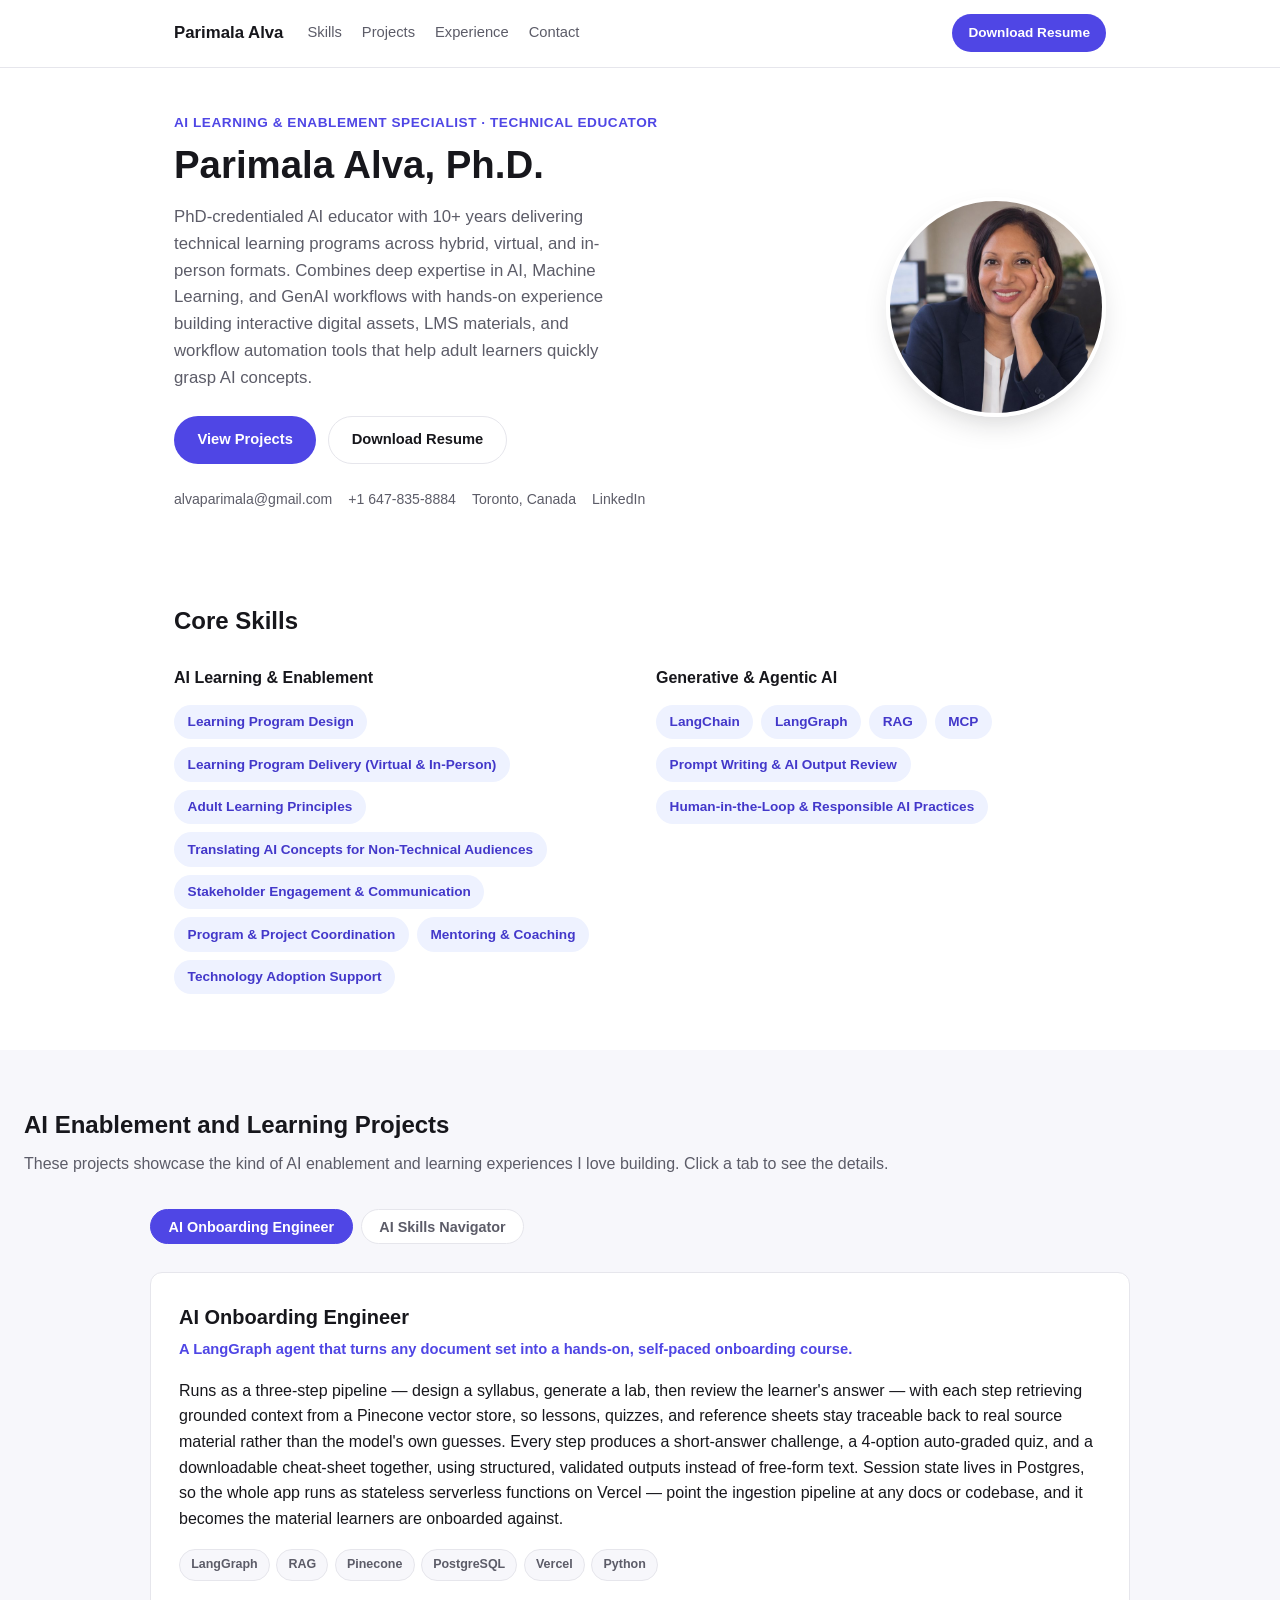
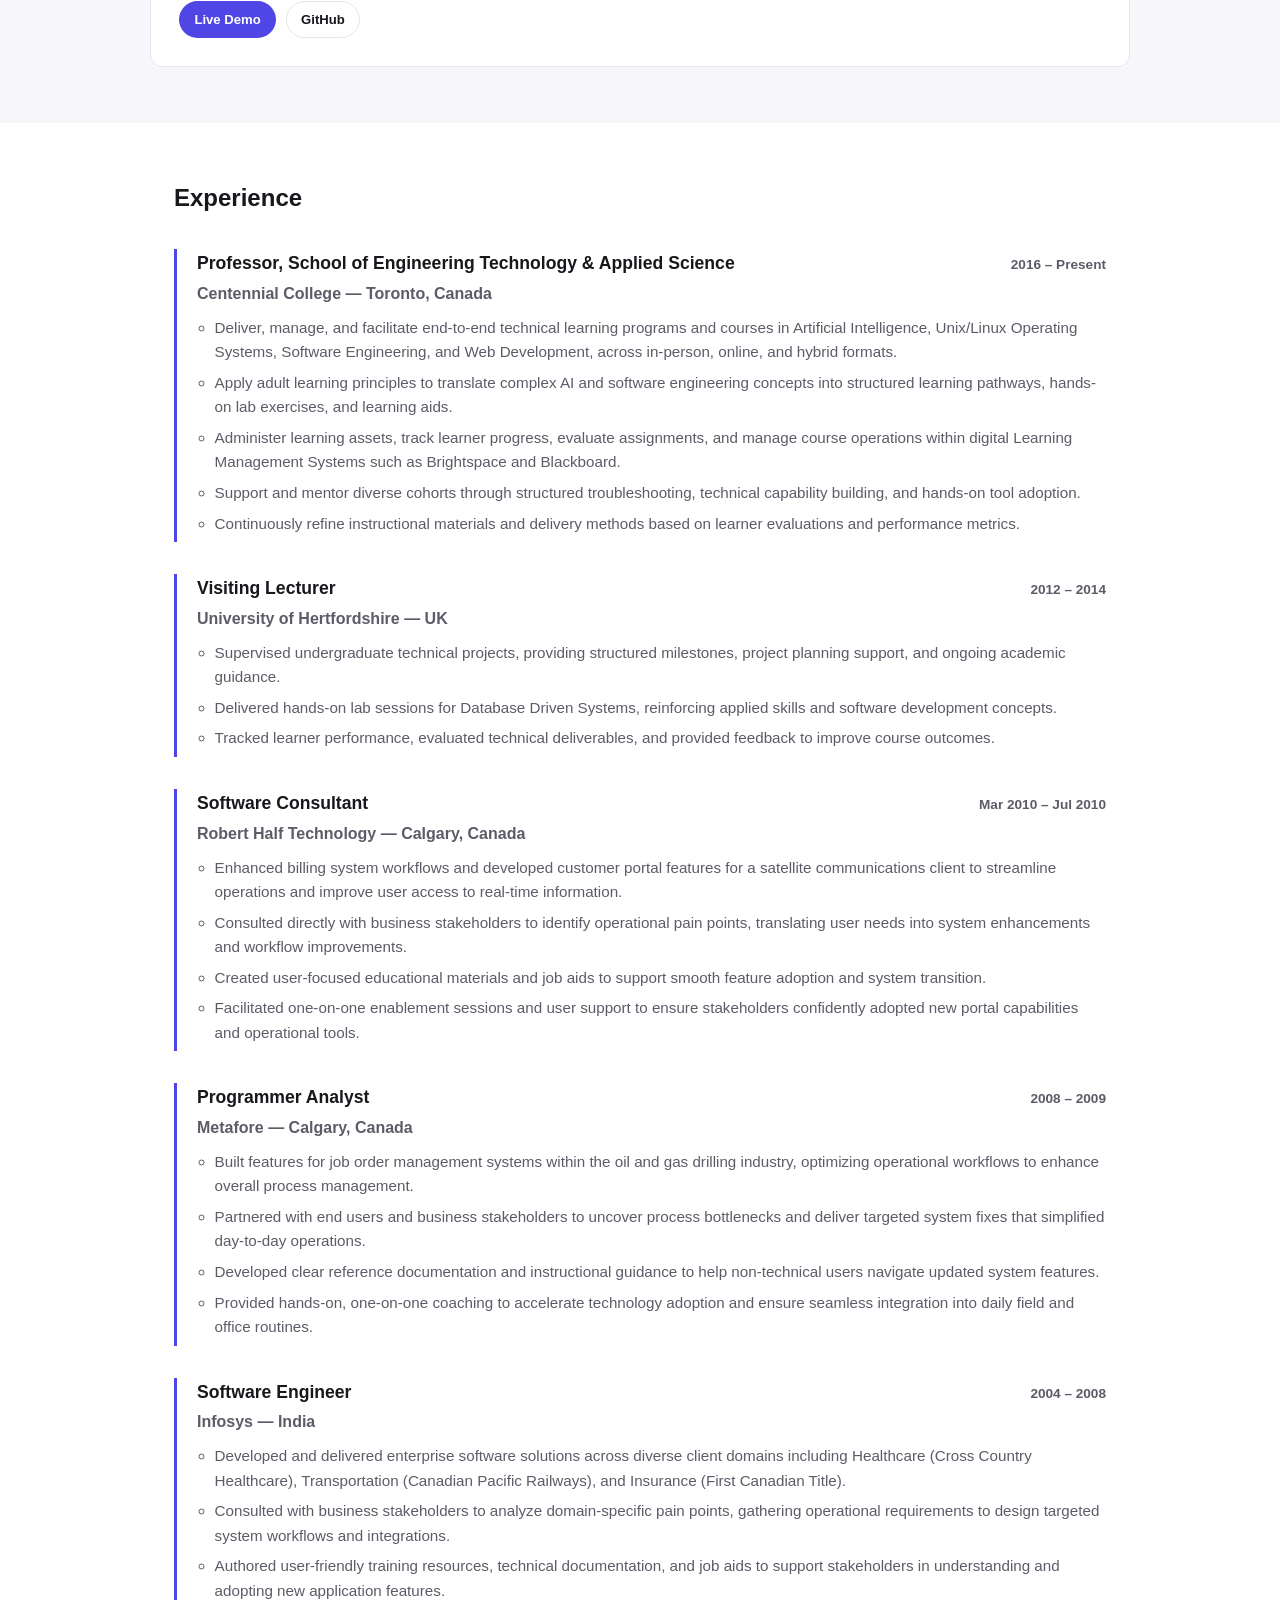
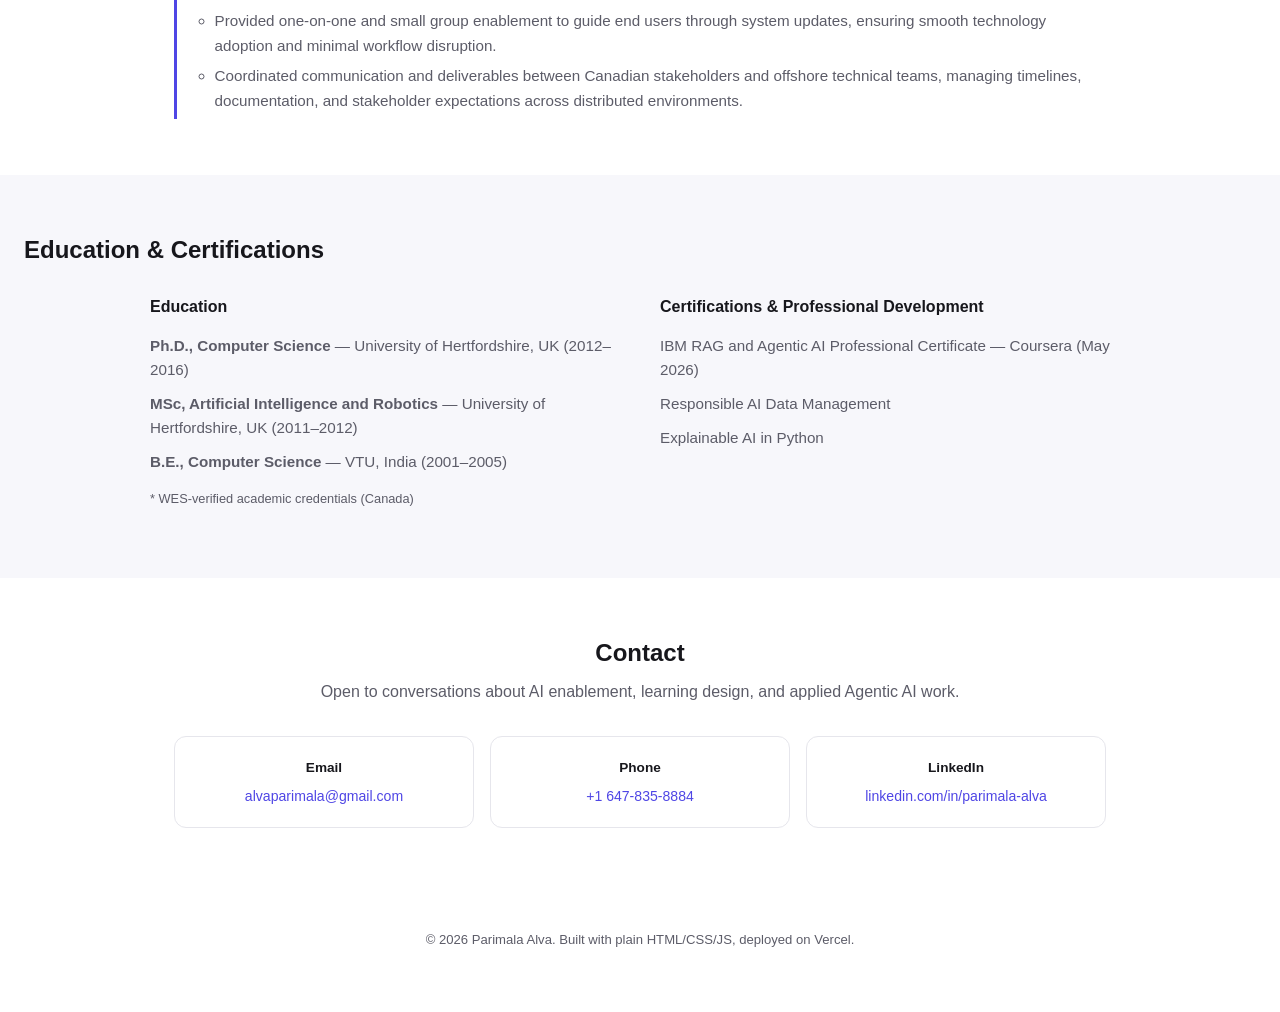
<file: index.html>
<!doctype html>
<html lang="en">
<head>
  <meta charset="UTF-8" />
  <meta name="viewport" content="width=device-width, initial-scale=1.0" />
  <title>Parimala Alva, Ph.D. — AI Educator &amp; Agentic AI Practitioner</title>
  <meta name="description" content="AI instructor, researcher, and Generative AI / Agentic AI practitioner. Portfolio, projects, and teaching resources." />
  <link rel="icon" href="data:," />
  <link rel="stylesheet" href="styles.css" />
</head>
<body>

  <header class="nav">
    <div class="nav-inner">
      <a href="#top" class="nav-brand">Parimala Alva</a>
      <nav class="nav-links">
        <a href="#skills">Skills</a>
        <a href="#projects">Projects</a>
        <a href="#experience">Experience</a>
        <a href="#contact">Contact</a>
      </nav>
      <a class="nav-resume-btn" href="assets/AI_Enablement_Resume.pdf" download>Download Resume</a>
    </div>
  </header>

  <main id="top">

    <!-- HERO -->
    <section class="hero">
      <div class="hero-text">
        <p class="eyebrow">AI Learning &amp; Enablement Specialist · Technical Educator</p>
        <h1>Parimala Alva, Ph.D.</h1>
        <p class="hero-summary">
          PhD-credentialed AI educator with 10+ years delivering technical learning programs
          across hybrid, virtual, and in-person formats. Combines deep expertise in AI, Machine
          Learning, and GenAI workflows with hands-on experience building interactive digital
          assets, LMS materials, and workflow automation tools that help adult learners quickly
          grasp AI concepts.
        </p>
        <div class="hero-actions">
          <a href="#projects" class="btn btn-primary">View Projects</a>
          <a href="assets/AI_Enablement_Resume.pdf" class="btn btn-secondary" download>Download Resume</a>
        </div>
        <ul class="hero-contact">
          <li><a href="mailto:alvaparimala@gmail.com">alvaparimala@gmail.com</a></li>
          <li><a href="tel:+16478358884">+1 647-835-8884</a></li>
          <li>Toronto, Canada</li>
          <li><a href="https://linkedin.com/in/parimala-alva" target="_blank" rel="noreferrer">LinkedIn</a></li>
        </ul>
      </div>
      <div class="hero-photo">
        <img src="assets/profile-photo.jpg" alt="Portrait of Parimala Alva" width="640" height="960" />
      </div>
    </section>

    <!-- SKILLS -->
    <section id="skills" class="section">
      <h2 class="section-title">Core Skills</h2>
      <div class="skills-grid">
        <div class="skills-group">
          <h3>AI Learning &amp; Enablement</h3>
          <ul class="chip-list">
            <li>Learning Program Design</li>
            <li>Learning Program Delivery (Virtual &amp; In-Person)</li>
            <li>Adult Learning Principles</li>
            <li>Translating AI Concepts for Non-Technical Audiences</li>
            <li>Stakeholder Engagement &amp; Communication</li>
            <li>Program &amp; Project Coordination</li>
            <li>Mentoring &amp; Coaching</li>
            <li>Technology Adoption Support</li>
          </ul>
        </div>
        <div class="skills-group">
          <h3>Generative &amp; Agentic AI</h3>
          <ul class="chip-list">
            <li>LangChain</li>
            <li>LangGraph</li>
            <li>RAG</li>
            <li>MCP</li>
            <li>Prompt Writing &amp; AI Output Review</li>
            <li>Human-in-the-Loop &amp; Responsible AI Practices</li>
          </ul>
        </div>
      </div>
    </section>

    <!-- PROJECTS (tabbed) -->
    <section id="projects" class="section section-alt">
      <h2 class="section-title">AI Enablement and Learning Projects</h2>
      <p class="section-subtitle">These projects showcase the kind of AI enablement and learning experiences I love building. Click a tab to see the details.</p>

      <div class="project-tabs" role="tablist">
        <button class="project-tab is-active" role="tab" data-target="project-onboarding-engineer">AI Onboarding Engineer</button>
        <button class="project-tab" role="tab" data-target="project-skills-navigator">AI Skills Navigator</button>
      </div>

      <div class="project-panels">

        <article id="project-onboarding-engineer" class="project-panel is-active">
          <h3>AI Onboarding Engineer</h3>
          <p class="project-tagline">A LangGraph agent that turns any document set into a hands-on, self-paced onboarding course.</p>
          <p>
            Runs as a three-step pipeline — design a syllabus, generate a lab, then review the
            learner's answer — with each step retrieving grounded context from a Pinecone vector
            store, so lessons, quizzes, and reference sheets stay traceable back to real source
            material rather than the model's own guesses. Every step produces a short-answer
            challenge, a 4-option auto-graded quiz, and a downloadable cheat-sheet together, using
            structured, validated outputs instead of free-form text. Session state lives in
            Postgres, so the whole app runs as stateless serverless functions on Vercel — point
            the ingestion pipeline at any docs or codebase, and it becomes the material learners
            are onboarded against.
          </p>
          <ul class="tech-tags">
            <li>LangGraph</li>
            <li>RAG</li>
            <li>Pinecone</li>
            <li>PostgreSQL</li>
            <li>Vercel</li>
            <li>Python</li>
          </ul>
          <div class="project-links">
            <a href="https://ai-onboarding-engineer.vercel.app/" target="_blank" rel="noreferrer" class="btn btn-small btn-primary">Live Demo</a>
            <a href="https://github.com/pa11aaj/ai-onboarding-engineer" target="_blank" rel="noreferrer" class="btn btn-small btn-secondary">GitHub</a>
          </div>
        </article>

        <article id="project-skills-navigator" class="project-panel">
          <h3>AI Skills Navigator &amp; L&amp;D Ops Assistant</h3>
          <p class="project-tagline">A rule-based web app that automates AI training plans, learner support, and feedback triage for L&amp;D teams.</p>
          <p>
            Automates three time-consuming L&amp;D jobs: builds each employee a personalized
            30/60/90-day AI training plan based on department and comfort level, answers learner
            questions about schedules, prerequisites, and credits instantly through a built-in
            chatbot, and turns uploaded survey feedback into a sentiment summary with a short list
            of action items. Learners get faster, more consistent guidance, and coordinators get
            back the hours they used to spend on manual planning and feedback review. Built with
            Next.js (App Router) and TypeScript, styled with Tailwind CSS, using simple rule-based
            logic instead of an external AI API — so it needs no key or setup — and deploys
            straight to Vercel.
          </p>
          <ul class="tech-tags">
            <li>Next.js</li>
            <li>TypeScript</li>
            <li>Tailwind CSS</li>
            <li>Vercel</li>
          </ul>
          <div class="project-links">
            <a href="https://ai-skills-navigator.vercel.app/" target="_blank" rel="noreferrer" class="btn btn-small btn-primary">Live Demo</a>
            <a href="https://github.com/pa11aaj/AI_Skills_Navigator" target="_blank" rel="noreferrer" class="btn btn-small btn-secondary">GitHub</a>
          </div>
        </article>

      </div>
    </section>

    <!-- EXPERIENCE -->
    <section id="experience" class="section">
      <h2 class="section-title">Experience</h2>
      <ol class="timeline">
        <li class="timeline-item">
          <div class="timeline-header">
            <h3>Professor, School of Engineering Technology &amp; Applied Science</h3>
            <span class="timeline-date">2016 – Present</span>
          </div>
          <p class="timeline-org">Centennial College — Toronto, Canada</p>
          <ul>
            <li>Deliver, manage, and facilitate end-to-end technical learning programs and courses in Artificial Intelligence, Unix/Linux Operating Systems, Software Engineering, and Web Development, across in-person, online, and hybrid formats.</li>
            <li>Apply adult learning principles to translate complex AI and software engineering concepts into structured learning pathways, hands-on lab exercises, and learning aids.</li>
            <li>Administer learning assets, track learner progress, evaluate assignments, and manage course operations within digital Learning Management Systems such as Brightspace and Blackboard.</li>
            <li>Support and mentor diverse cohorts through structured troubleshooting, technical capability building, and hands-on tool adoption.</li>
            <li>Continuously refine instructional materials and delivery methods based on learner evaluations and performance metrics.</li>
          </ul>
        </li>
        <li class="timeline-item">
          <div class="timeline-header">
            <h3>Visiting Lecturer</h3>
            <span class="timeline-date">2012 – 2014</span>
          </div>
          <p class="timeline-org">University of Hertfordshire — UK</p>
          <ul>
            <li>Supervised undergraduate technical projects, providing structured milestones, project planning support, and ongoing academic guidance.</li>
            <li>Delivered hands-on lab sessions for Database Driven Systems, reinforcing applied skills and software development concepts.</li>
            <li>Tracked learner performance, evaluated technical deliverables, and provided feedback to improve course outcomes.</li>
          </ul>
        </li>
        <li class="timeline-item">
          <div class="timeline-header">
            <h3>Software Consultant</h3>
            <span class="timeline-date">Mar 2010 – Jul 2010</span>
          </div>
          <p class="timeline-org">Robert Half Technology — Calgary, Canada</p>
          <ul>
            <li>Enhanced billing system workflows and developed customer portal features for a satellite communications client to streamline operations and improve user access to real-time information.</li>
            <li>Consulted directly with business stakeholders to identify operational pain points, translating user needs into system enhancements and workflow improvements.</li>
            <li>Created user-focused educational materials and job aids to support smooth feature adoption and system transition.</li>
            <li>Facilitated one-on-one enablement sessions and user support to ensure stakeholders confidently adopted new portal capabilities and operational tools.</li>
          </ul>
        </li>
        <li class="timeline-item">
          <div class="timeline-header">
            <h3>Programmer Analyst</h3>
            <span class="timeline-date">2008 – 2009</span>
          </div>
          <p class="timeline-org">Metafore — Calgary, Canada</p>
          <ul>
            <li>Built features for job order management systems within the oil and gas drilling industry, optimizing operational workflows to enhance overall process management.</li>
            <li>Partnered with end users and business stakeholders to uncover process bottlenecks and deliver targeted system fixes that simplified day-to-day operations.</li>
            <li>Developed clear reference documentation and instructional guidance to help non-technical users navigate updated system features.</li>
            <li>Provided hands-on, one-on-one coaching to accelerate technology adoption and ensure seamless integration into daily field and office routines.</li>
          </ul>
        </li>
        <li class="timeline-item">
          <div class="timeline-header">
            <h3>Software Engineer</h3>
            <span class="timeline-date">2004 – 2008</span>
          </div>
          <p class="timeline-org">Infosys — India</p>
          <ul>
            <li>Developed and delivered enterprise software solutions across diverse client domains including Healthcare (Cross Country Healthcare), Transportation (Canadian Pacific Railways), and Insurance (First Canadian Title).</li>
            <li>Consulted with business stakeholders to analyze domain-specific pain points, gathering operational requirements to design targeted system workflows and integrations.</li>
            <li>Authored user-friendly training resources, technical documentation, and job aids to support stakeholders in understanding and adopting new application features.</li>
            <li>Provided one-on-one and small group enablement to guide end users through system updates, ensuring smooth technology adoption and minimal workflow disruption.</li>
            <li>Coordinated communication and deliverables between Canadian stakeholders and offshore technical teams, managing timelines, documentation, and stakeholder expectations across distributed environments.</li>
          </ul>
        </li>
      </ol>
    </section>

    <!-- EDUCATION -->
    <section id="education" class="section section-alt">
      <h2 class="section-title">Education &amp; Certifications</h2>
      <div class="edu-grid">
        <div>
          <h3>Education</h3>
          <ul class="edu-list">
            <li><strong>Ph.D., Computer Science</strong> — University of Hertfordshire, UK (2012–2016)</li>
            <li><strong>MSc, Artificial Intelligence and Robotics</strong> — University of Hertfordshire, UK (2011–2012)</li>
            <li><strong>B.E., Computer Science</strong> — VTU, India (2001–2005)</li>
          </ul>
          <p class="edu-note">* WES-verified academic credentials (Canada)</p>
        </div>
        <div>
          <h3>Certifications &amp; Professional Development</h3>
          <ul class="edu-list">
            <li>IBM RAG and Agentic AI Professional Certificate — Coursera (May 2026)</li>
            <li>Responsible AI Data Management</li>
            <li>Explainable AI in Python</li>
          </ul>
        </div>
      </div>
    </section>

    <!-- CONTACT -->
    <section id="contact" class="section contact-section">
      <h2 class="section-title">Contact</h2>
      <p class="section-subtitle">Open to conversations about AI enablement, learning design, and applied Agentic AI work.</p>
      <div class="contact-grid">
        <a href="mailto:alvaparimala@gmail.com" class="contact-card">Email<br /><span>alvaparimala@gmail.com</span></a>
        <a href="tel:+16478358884" class="contact-card">Phone<br /><span>+1 647-835-8884</span></a>
        <a href="https://linkedin.com/in/parimala-alva" target="_blank" rel="noreferrer" class="contact-card">LinkedIn<br /><span>linkedin.com/in/parimala-alva</span></a>
      </div>
    </section>

  </main>

  <footer class="site-footer">
    <p>&copy; <span id="year"></span> Parimala Alva. Built with plain HTML/CSS/JS, deployed on Vercel.</p>
  </footer>

  <script src="script.js"></script>
</body>
</html>
</file>
<file: styles.css>
:root {
  --bg: #ffffff;
  --bg-alt: #f7f7fb;
  --text: #17171c;
  --text-muted: #5c5c68;
  --border: #e6e6ec;
  --accent: #4f46e5;
  --accent-hover: #4338ca;
  --accent-soft: #eef2ff;
  --radius: 12px;
  --max-width: 980px;
  font-family: -apple-system, BlinkMacSystemFont, "Segoe UI", Roboto, Helvetica, Arial, sans-serif;
}

* {
  box-sizing: border-box;
}

html {
  scroll-behavior: smooth;
}

body {
  margin: 0;
  background: var(--bg);
  color: var(--text);
  line-height: 1.6;
}

a {
  color: var(--accent);
}

.nav {
  position: sticky;
  top: 0;
  z-index: 20;
  background: rgba(255, 255, 255, 0.9);
  backdrop-filter: blur(8px);
  border-bottom: 1px solid var(--border);
}

.nav-inner {
  max-width: var(--max-width);
  margin: 0 auto;
  padding: 0.9rem 1.5rem;
  display: flex;
  align-items: center;
  gap: 1.5rem;
}

.nav-brand {
  font-weight: 700;
  text-decoration: none;
  color: var(--text);
  font-size: 1.05rem;
}

.nav-links {
  display: flex;
  gap: 1.25rem;
  flex: 1;
  flex-wrap: wrap;
}

.nav-links a {
  text-decoration: none;
  color: var(--text-muted);
  font-size: 0.92rem;
  font-weight: 500;
}

.nav-links a:hover {
  color: var(--accent);
}

.nav-resume-btn {
  text-decoration: none;
  background: var(--accent);
  color: white;
  padding: 0.5rem 1rem;
  border-radius: 999px;
  font-size: 0.85rem;
  font-weight: 600;
  white-space: nowrap;
}

.nav-resume-btn:hover {
  background: var(--accent-hover);
}

.hero {
  max-width: var(--max-width);
  margin: 0 auto;
  padding: 2.75rem 1.5rem 2.25rem;
  display: grid;
  grid-template-columns: 1fr auto;
  gap: 2.5rem;
  align-items: center;
}

.eyebrow {
  color: var(--accent);
  font-weight: 600;
  font-size: 0.85rem;
  text-transform: uppercase;
  letter-spacing: 0.04em;
  margin: 0 0 0.6rem;
}

.hero h1 {
  font-size: 2.4rem;
  margin: 0 0 1rem;
  line-height: 1.15;
}

.hero-summary {
  color: var(--text-muted);
  font-size: 1.05rem;
  max-width: 46ch;
}

.hero-actions {
  display: flex;
  gap: 0.75rem;
  margin: 1.5rem 0;
  flex-wrap: wrap;
}

.btn {
  display: inline-block;
  text-decoration: none;
  padding: 0.7rem 1.4rem;
  border-radius: 999px;
  font-weight: 600;
  font-size: 0.92rem;
  border: 1px solid transparent;
  cursor: pointer;
}

.btn-primary {
  background: var(--accent);
  color: white;
}

.btn-primary:hover {
  background: var(--accent-hover);
}

.btn-secondary {
  background: var(--bg);
  color: var(--text);
  border-color: var(--border);
}

.btn-secondary:hover {
  border-color: var(--accent);
  color: var(--accent);
}

.btn-small {
  padding: 0.45rem 0.9rem;
  font-size: 0.82rem;
}

.hero-contact {
  list-style: none;
  padding: 0;
  margin: 1rem 0 0;
  display: flex;
  flex-wrap: wrap;
  gap: 0.4rem 1rem;
  font-size: 0.88rem;
  color: var(--text-muted);
}

.hero-contact a {
  color: var(--text-muted);
  text-decoration: none;
}

.hero-contact a:hover {
  color: var(--accent);
}

.hero-photo {
  justify-self: end;
}

.hero-photo img {
  width: 220px;
  height: 220px;
  border-radius: 50%;
  object-fit: cover;
  object-position: center 30%;
  box-shadow: 0 12px 32px -12px rgba(23, 23, 28, 0.25);
  border: 4px solid var(--bg);
}

.section {
  max-width: var(--max-width);
  margin: 0 auto;
  padding: 3.5rem 1.5rem;
}

.section-alt {
  background: var(--bg-alt);
  max-width: 100%;
}

.section-alt > * {
  max-width: var(--max-width);
  margin-left: auto;
  margin-right: auto;
}

.section-title {
  font-size: 1.5rem;
  margin: 0 0 0.4rem;
}

.section-subtitle {
  color: var(--text-muted);
  margin: 0 0 2rem;
}

.section-compact {
  padding-top: 1.5rem;
  padding-bottom: 1.5rem;
}

.about-text {
  font-size: 1rem;
  max-width: 68ch;
  color: var(--text-muted);
}

.timeline {
  list-style: none;
  padding: 0;
  margin: 2rem 0 0;
  display: flex;
  flex-direction: column;
  gap: 2rem;
}

.timeline-item {
  border-left: 3px solid var(--accent);
  padding-left: 1.25rem;
}

.timeline-header {
  display: flex;
  justify-content: space-between;
  align-items: baseline;
  flex-wrap: wrap;
  gap: 0.5rem;
}

.timeline-header h3 {
  margin: 0;
  font-size: 1.1rem;
}

.timeline-date {
  font-size: 0.85rem;
  color: var(--text-muted);
  font-weight: 600;
  white-space: nowrap;
}

.timeline-org {
  margin: 0.2rem 0 0.6rem;
  font-weight: 600;
  color: var(--text-muted);
}

.timeline-item ul {
  margin: 0;
  padding-left: 1.1rem;
  color: var(--text-muted);
  font-size: 0.95rem;
}

.timeline-item li {
  margin-bottom: 0.4rem;
}

.skills-grid {
  display: grid;
  grid-template-columns: 1fr 1fr;
  gap: 2rem;
  margin-top: 1.5rem;
}

.skills-group h3 {
  font-size: 1rem;
  margin: 0 0 0.9rem;
}

.chip-list {
  list-style: none;
  padding: 0;
  margin: 0;
  display: flex;
  flex-wrap: wrap;
  gap: 0.5rem;
}

.chip-list li {
  background: var(--accent-soft);
  color: var(--accent-hover);
  font-size: 0.85rem;
  font-weight: 600;
  padding: 0.4rem 0.85rem;
  border-radius: 999px;
}

.project-tabs {
  display: flex;
  gap: 0.5rem;
  flex-wrap: wrap;
  margin-bottom: 1.75rem;
}

.project-tab {
  background: var(--bg);
  border: 1px solid var(--border);
  border-radius: 999px;
  padding: 0.55rem 1.1rem;
  font-size: 0.9rem;
  font-weight: 600;
  cursor: pointer;
  color: var(--text-muted);
}

.project-tab:hover {
  border-color: var(--accent);
  color: var(--accent);
}

.project-tab.is-active {
  background: var(--accent);
  border-color: var(--accent);
  color: white;
}

.project-panel {
  display: none;
  background: var(--bg);
  border: 1px solid var(--border);
  border-radius: var(--radius);
  padding: 1.75rem;
}

.project-panel.is-active {
  display: block;
}

.project-panel h3 {
  margin: 0 0 0.3rem;
  font-size: 1.25rem;
}

.project-tagline {
  color: var(--accent);
  font-weight: 600;
  font-size: 0.92rem;
  margin: 0 0 1rem;
}

.tech-tags {
  list-style: none;
  padding: 0;
  margin: 1.1rem 0;
  display: flex;
  flex-wrap: wrap;
  gap: 0.4rem;
}

.tech-tags li {
  background: var(--bg-alt);
  border: 1px solid var(--border);
  font-size: 0.78rem;
  font-weight: 600;
  padding: 0.3rem 0.7rem;
  border-radius: 999px;
  color: var(--text-muted);
}

.project-links {
  display: flex;
  gap: 0.6rem;
  margin-top: 1.25rem;
  flex-wrap: wrap;
}

.video-grid {
  display: grid;
  grid-template-columns: repeat(auto-fit, minmax(220px, 1fr));
  gap: 1.25rem;
}

.video-card {
  border: 1px dashed var(--border);
  border-radius: var(--radius);
  padding: 1.5rem;
  text-align: center;
  background: var(--bg-alt);
}

.video-placeholder {
  width: 52px;
  height: 52px;
  line-height: 52px;
  border-radius: 50%;
  background: var(--accent-soft);
  color: var(--accent);
  font-size: 1.3rem;
  margin: 0 auto 0.9rem;
}

.video-card h4 {
  margin: 0 0 0.3rem;
  font-size: 0.98rem;
}

.video-card p {
  margin: 0;
  color: var(--text-muted);
  font-size: 0.85rem;
}

.edu-grid {
  display: grid;
  grid-template-columns: 1fr 1fr;
  gap: 2.5rem;
  margin-top: 1.5rem;
}

.edu-grid h3 {
  font-size: 1rem;
  margin: 0 0 0.9rem;
}

.edu-list {
  list-style: none;
  padding: 0;
  margin: 0;
  display: flex;
  flex-direction: column;
  gap: 0.6rem;
  font-size: 0.95rem;
  color: var(--text-muted);
}

.edu-note {
  font-size: 0.8rem;
  color: var(--text-muted);
  margin-top: 0.9rem;
}

.contact-section {
  text-align: center;
}

.contact-grid {
  display: grid;
  grid-template-columns: repeat(auto-fit, minmax(200px, 1fr));
  gap: 1rem;
  margin-top: 1.5rem;
}

.contact-card {
  display: block;
  text-decoration: none;
  border: 1px solid var(--border);
  border-radius: var(--radius);
  padding: 1.25rem;
  color: var(--text);
  font-weight: 600;
  font-size: 0.85rem;
}

.contact-card span {
  display: block;
  margin-top: 0.35rem;
  color: var(--accent);
  font-weight: 500;
  font-size: 0.88rem;
  word-break: break-word;
}

.contact-card:hover {
  border-color: var(--accent);
}

.site-footer {
  text-align: center;
  padding: 2rem 1.5rem 3rem;
  color: var(--text-muted);
  font-size: 0.82rem;
}

@media (max-width: 760px) {
  .hero {
    grid-template-columns: 1fr;
  }
  .hero-photo {
    justify-self: center;
    order: -1;
  }
  .skills-grid,
  .edu-grid {
    grid-template-columns: 1fr;
  }
  .nav-links {
    display: none;
  }
}
</file>
